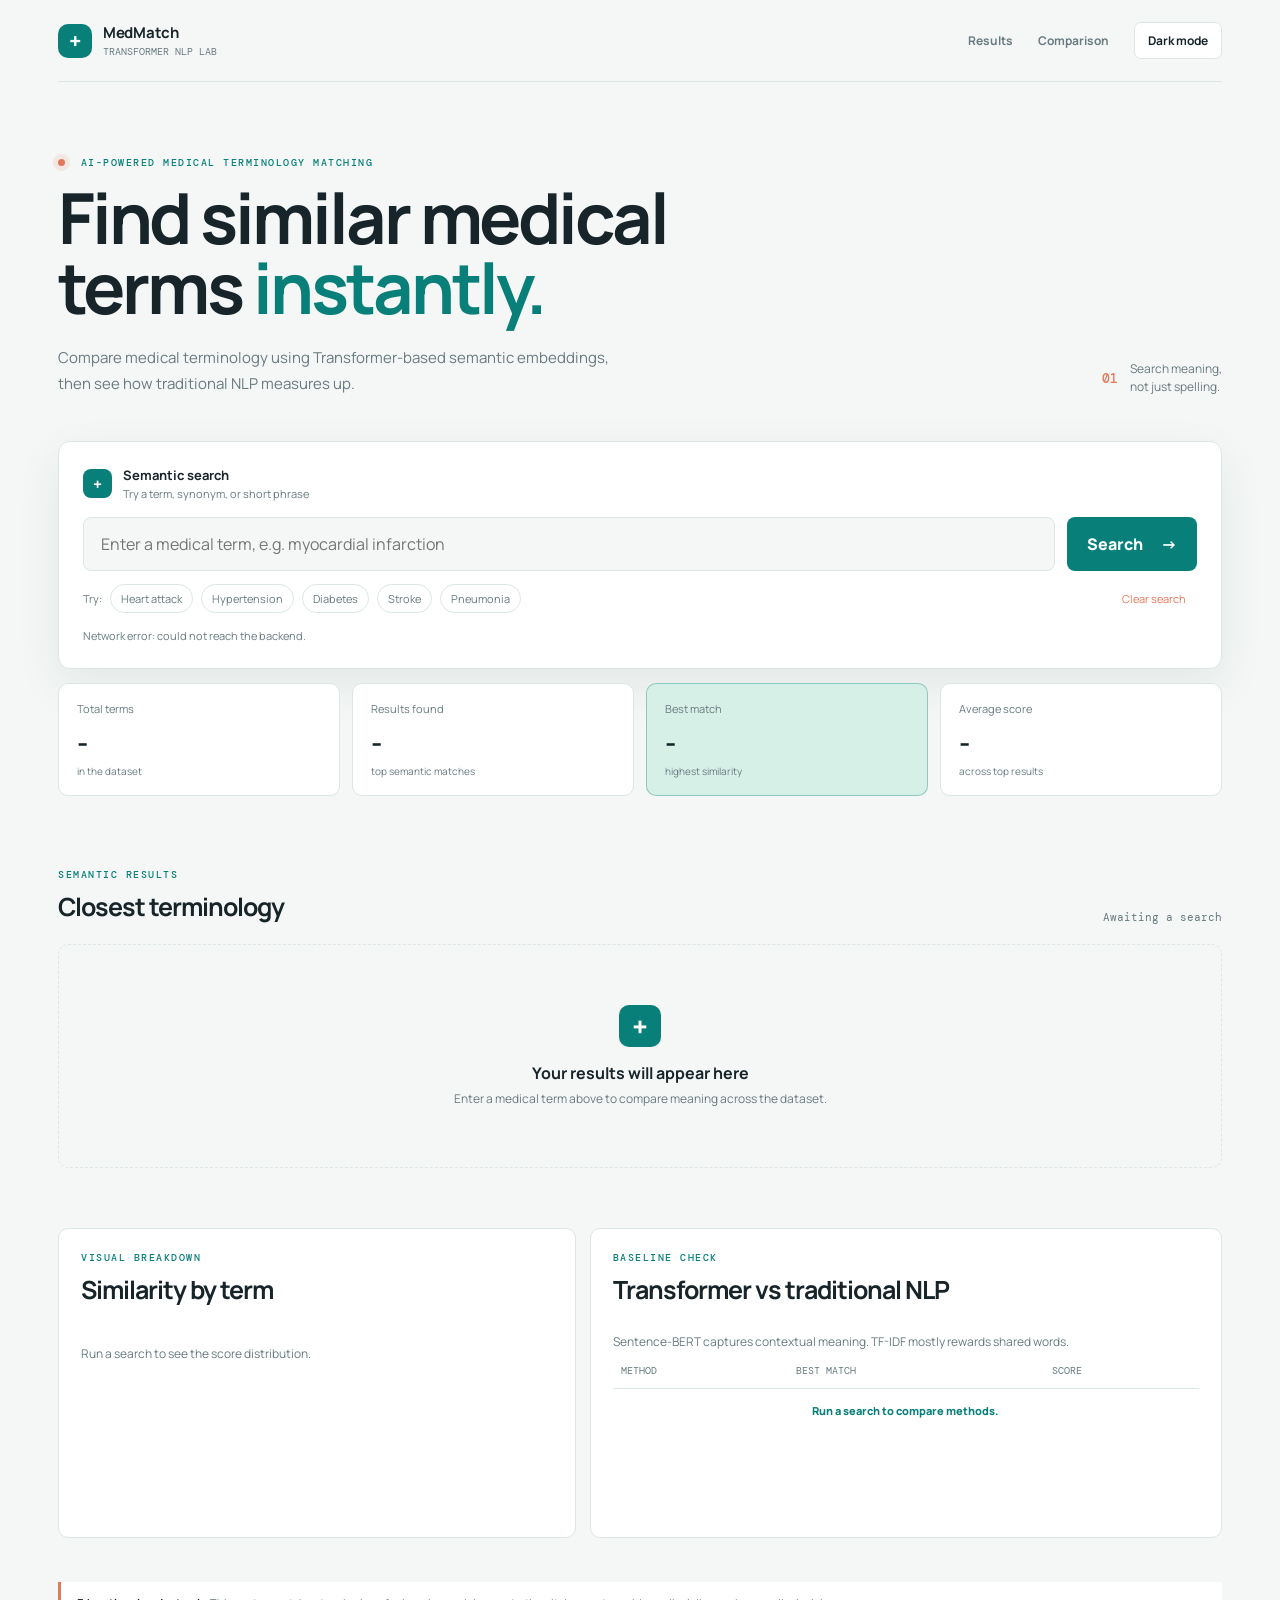
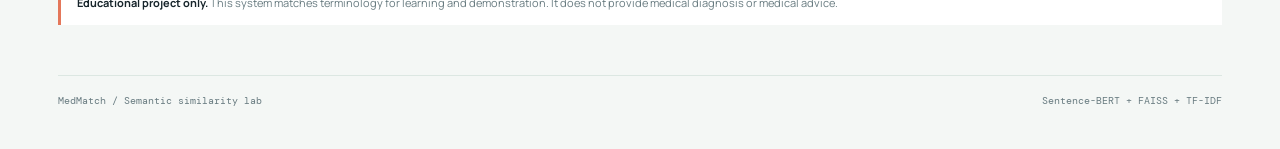
<file: docs/index.html>
<!doctype html>
<html lang="en">
<head>
  <meta charset="utf-8">
  <meta name="viewport" content="width=device-width, initial-scale=1">
  <title>Medical Terminology Similarity</title>
  <link rel="stylesheet" href="style.css">
</head>
<body>
  <div class="page-shell">
    <header class="topbar">
      <a class="brand" href="./" aria-label="Medical Terminology Similarity home">
        <span class="brand-mark" aria-hidden="true">+</span>
        <span><strong>MedMatch</strong><small>Transformer NLP lab</small></span>
      </a>
      <nav class="nav-links" aria-label="Main navigation">
        <a href="#results">Results</a>
        <a href="#comparison">Comparison</a>
        <button class="theme-toggle" id="themeToggle" type="button" aria-label="Toggle dark mode">Dark mode</button>
      </nav>
    </header>

    <main>
      <section class="hero-section">
        <div class="hero-copy">
          <p class="eyebrow"><span class="pulse-dot"></span> AI-POWERED MEDICAL TERMINOLOGY MATCHING</p>
          <h1>Find similar medical terms <em>instantly.</em></h1>
          <p class="hero-subtitle">Compare medical terminology using Transformer-based semantic embeddings, then see how traditional NLP measures up.</p>
        </div>
        <div class="hero-note"><span class="note-number">01</span><span>Search meaning,<br>not just spelling.</span></div>
      </section>

      <section class="search-panel" aria-label="Medical term search">
        <div class="search-label"><span class="search-icon" aria-hidden="true">+</span><div><strong>Semantic search</strong><small>Try a term, synonym, or short phrase</small></div></div>
        <div class="search-row">
          <input id="queryInput" type="search" placeholder="Enter a medical term, e.g. myocardial infarction" autocomplete="off">
          <button class="primary-button" id="searchButton" type="button"><span>Search</span><span aria-hidden="true">-&gt;</span></button>
        </div>
        <div class="example-row" aria-label="Example searches">
          <span>Try:</span>
          <button class="example-button" type="button" data-query="heart attack">Heart attack</button>
          <button class="example-button" type="button" data-query="hypertension">Hypertension</button>
          <button class="example-button" type="button" data-query="diabetes">Diabetes</button>
          <button class="example-button" type="button" data-query="stroke">Stroke</button>
          <button class="example-button" type="button" data-query="pneumonia">Pneumonia</button>
          <button class="clear-button" id="clearButton" type="button">Clear search</button>
        </div>
        <p class="status-message" id="statusMessage" role="status">Checking backend connection...</p>
      </section>

      <section class="stats-grid" aria-label="Search statistics">
        <article class="stat-card"><span class="stat-label">Total terms</span><strong id="totalTerms">-</strong><small>in the dataset</small></article>
        <article class="stat-card"><span class="stat-label">Results found</span><strong id="resultsFound">-</strong><small>top semantic matches</small></article>
        <article class="stat-card accent-card"><span class="stat-label">Best match</span><strong id="bestMatch">-</strong><small>highest similarity</small></article>
        <article class="stat-card"><span class="stat-label">Average score</span><strong id="averageScore">-</strong><small>across top results</small></article>
      </section>

      <section class="content-section" id="results">
        <div class="section-heading"><div><p class="eyebrow">SEMANTIC RESULTS</p><h2>Closest terminology</h2></div><span class="result-query" id="resultQuery">Awaiting a search</span></div>
        <div class="empty-state" id="emptyState"><div class="empty-mark">+</div><h3>Your results will appear here</h3><p>Enter a medical term above to compare meaning across the dataset.</p></div>
        <div class="result-grid" id="resultsGrid"></div>
      </section>

      <section class="analysis-grid" id="comparison">
        <div class="panel chart-panel"><div class="section-heading compact"><div><p class="eyebrow">VISUAL BREAKDOWN</p><h2>Similarity by term</h2></div></div><div class="chart" id="similarityChart"><p class="muted-copy">Run a search to see the score distribution.</p></div></div>
        <div class="panel comparison-panel"><div class="section-heading compact"><div><p class="eyebrow">BASELINE CHECK</p><h2>Transformer vs traditional NLP</h2></div></div><p class="panel-intro">Sentence-BERT captures contextual meaning. TF-IDF mostly rewards shared words.</p><div class="comparison-table-wrap"><table><thead><tr><th>Method</th><th>Best match</th><th>Score</th></tr></thead><tbody id="comparisonBody"><tr><td colspan="3" class="muted-cell">Run a search to compare methods.</td></tr></tbody></table></div></div>
      </section>

      <aside class="disclaimer"><strong>Educational project only.</strong> This system matches terminology for learning and demonstration. It does not provide medical diagnosis or medical advice.</aside>
    </main>
    <footer><span>MedMatch / Semantic similarity lab</span><span>Sentence-BERT + FAISS + TF-IDF</span></footer>
  </div>
  <script src="script.js"></script>
</body>
</html>
</file>
<file: docs/style.css>
@import url('https://fonts.googleapis.com/css2?family=DM+Mono:wght@400;500&family=Manrope:wght@400;500;600;700;800&display=swap');

:root {
  --ink: #17252b;
  --muted: #687b80;
  --paper: #f4f7f5;
  --surface: #ffffff;
  --line: #dce7e2;
  --teal: #087f78;
  --teal-dark: #075e5a;
  --mint: #d7f0e7;
  --coral: #e4775a;
  --shadow: 0 16px 45px rgba(23, 56, 53, .08);
}

[data-theme="dark"] { --ink: #edf6f2; --muted: #9db4b0; --paper: #142120; --surface: #1d302e; --line: #2d4944; --mint: #244b45; --shadow: 0 16px 45px rgba(0, 0, 0, .2); }
* { box-sizing: border-box; }
html { scroll-behavior: smooth; }
body { margin: 0; background: var(--paper); color: var(--ink); font-family: Manrope, sans-serif; transition: background .25s, color .25s; }
button, input { font: inherit; }
button { cursor: pointer; }
.page-shell { max-width: 1240px; margin: auto; padding: 0 38px 42px; }
.topbar { height: 82px; display: flex; align-items: center; justify-content: space-between; border-bottom: 1px solid var(--line); }
.brand { display: flex; align-items: center; gap: 11px; color: var(--ink); text-decoration: none; }
.brand-mark, .empty-mark, .search-icon { display: grid; place-items: center; color: var(--surface); background: var(--teal); border-radius: 10px; font-weight: 800; }
.brand-mark { width: 34px; height: 34px; font-size: 22px; }
.brand strong, .brand small { display: block; line-height: 1.2; }.brand strong { font-size: 15px; letter-spacing: -.3px; }.brand small { color: var(--muted); font: 10px 'DM Mono', monospace; margin-top: 3px; text-transform: uppercase; }
.nav-links { display: flex; align-items: center; gap: 25px; }.nav-links a, .theme-toggle { color: var(--muted); text-decoration: none; font-size: 12px; font-weight: 700; }.theme-toggle { border: 1px solid var(--line); background: var(--surface); color: var(--ink); padding: 9px 13px; border-radius: 7px; }
.hero-section { display: flex; justify-content: space-between; gap: 30px; padding: 74px 0 45px; }.hero-copy { max-width: 760px; }.eyebrow { margin: 0 0 14px; color: var(--teal); font: 500 10px 'DM Mono', monospace; letter-spacing: 1.5px; }.pulse-dot { display: inline-block; width: 7px; height: 7px; background: var(--coral); border-radius: 50%; margin-right: 8px; box-shadow: 0 0 0 5px rgba(228,119,90,.12); }
h1 { margin: 0; font-size: clamp(38px, 5.5vw, 72px); line-height: .99; letter-spacing: -3px; max-width: 720px; }.hero-copy h1 em { color: var(--teal); font-style: normal; }.hero-subtitle { color: var(--muted); line-height: 1.7; max-width: 570px; margin: 23px 0 0; font-size: 15px; }.hero-note { align-self: flex-end; display: flex; align-items: center; gap: 12px; color: var(--muted); font-size: 12px; line-height: 1.5; }.note-number { color: var(--coral); font: 500 13px 'DM Mono', monospace; }
.search-panel { background: var(--surface); border: 1px solid var(--line); box-shadow: var(--shadow); padding: 24px; border-radius: 12px; }.search-label { display: flex; align-items: center; gap: 11px; margin-bottom: 16px; }.search-icon { width: 29px; height: 29px; border-radius: 8px; }.search-label strong, .search-label small { display: block; }.search-label strong { font-size: 13px; }.search-label small { color: var(--muted); font-size: 11px; margin-top: 2px; }.search-row { display: flex; gap: 12px; }.search-row input { width: 100%; border: 1px solid var(--line); background: var(--paper); color: var(--ink); border-radius: 8px; padding: 15px 17px; outline: none; }.search-row input:focus { border-color: var(--teal); box-shadow: 0 0 0 3px rgba(8,127,120,.1); }.primary-button { display: flex; gap: 18px; align-items: center; border: 0; background: var(--teal); color: white; border-radius: 8px; padding: 0 20px; font-weight: 800; transition: transform .2s, background .2s; }.primary-button:hover { background: var(--teal-dark); transform: translateY(-2px); }.example-row { display: flex; align-items: center; flex-wrap: wrap; gap: 8px; margin-top: 13px; color: var(--muted); font-size: 11px; }.example-button, .clear-button { border: 1px solid var(--line); background: transparent; color: var(--muted); border-radius: 20px; padding: 6px 10px; font-size: 11px; }.example-button:hover { color: var(--teal); border-color: var(--teal); }.clear-button { margin-left: auto; color: var(--coral); border-color: transparent; }.status-message { color: var(--muted); font-size: 11px; margin: 15px 0 0; min-height: 16px; }
.stats-grid { display: grid; grid-template-columns: repeat(4, 1fr); gap: 12px; margin: 14px 0 72px; }.stat-card { background: var(--surface); border: 1px solid var(--line); border-radius: 10px; padding: 17px 18px; }.stat-card.accent-card { border-color: rgba(8,127,120,.35); background: var(--mint); }.stat-label, .stat-card small { display: block; color: var(--muted); font-size: 11px; }.stat-card strong { display: block; font-size: 27px; letter-spacing: -1px; margin: 8px 0 3px; }.stat-card small { font-size: 10px; }
.content-section { margin-bottom: 60px; }.section-heading { display: flex; justify-content: space-between; align-items: end; gap: 15px; margin-bottom: 20px; }.section-heading h2 { margin: 0; font-size: 25px; letter-spacing: -1px; }.section-heading .eyebrow { margin-bottom: 8px; }.result-query { color: var(--muted); font: 11px 'DM Mono', monospace; }.empty-state { text-align: center; border: 1px dashed var(--line); border-radius: 10px; padding: 60px 20px; color: var(--muted); }.empty-mark { margin: auto; width: 42px; height: 42px; font-size: 28px; }.empty-state h3 { color: var(--ink); margin: 15px 0 6px; font-size: 16px; }.empty-state p { font-size: 12px; margin: 0; }.result-grid { display: grid; grid-template-columns: repeat(5, 1fr); gap: 11px; }.result-card { background: var(--surface); border: 1px solid var(--line); border-radius: 10px; padding: 17px; min-height: 245px; animation: reveal .35s both; }.result-card:nth-child(2) { animation-delay: .04s; }.result-card:nth-child(3) { animation-delay: .08s; }.result-card:nth-child(4) { animation-delay: .12s; }.result-card:nth-child(5) { animation-delay: .16s; }.card-top { display: flex; justify-content: space-between; align-items: center; }.rank { color: var(--coral); font: 500 12px 'DM Mono', monospace; }.badge { color: var(--teal); background: var(--mint); border-radius: 20px; padding: 5px 7px; font-size: 9px; font-weight: 800; }.result-card h3 { font-size: 15px; line-height: 1.25; margin: 20px 0 8px; }.category { color: var(--teal); font: 10px 'DM Mono', monospace; text-transform: uppercase; }.description { color: var(--muted); font-size: 11px; line-height: 1.55; min-height: 52px; margin: 12px 0; }.relation { color: var(--ink); font-size: 10px; border-top: 1px solid var(--line); padding-top: 11px; }.score-row { display: flex; align-items: baseline; justify-content: space-between; margin-top: 14px; }.score { font-size: 20px; font-weight: 800; color: var(--teal); }.score-label { color: var(--muted); font: 9px 'DM Mono', monospace; }.progress-track { height: 5px; background: var(--line); border-radius: 5px; overflow: hidden; margin-top: 7px; }.progress-fill { height: 100%; background: var(--teal); border-radius: inherit; transition: width .6s ease; }
.analysis-grid { display: grid; grid-template-columns: .9fr 1.1fr; gap: 14px; }.panel { background: var(--surface); border: 1px solid var(--line); border-radius: 10px; padding: 22px; min-height: 310px; }.compact { margin-bottom: 25px; }.panel-intro, .muted-copy { color: var(--muted); font-size: 12px; line-height: 1.6; }.chart { display: grid; gap: 14px; }.bar-row { display: grid; grid-template-columns: 125px 1fr 43px; align-items: center; gap: 9px; font-size: 10px; }.bar-label { overflow: hidden; text-overflow: ellipsis; white-space: nowrap; }.bar-track { height: 9px; background: var(--line); border-radius: 10px; overflow: hidden; }.bar-fill { height: 100%; background: var(--coral); border-radius: inherit; }.bar-value { color: var(--muted); text-align: right; font: 10px 'DM Mono', monospace; }.comparison-table-wrap { overflow-x: auto; }table { width: 100%; border-collapse: collapse; font-size: 11px; }th { color: var(--muted); text-align: left; font: 10px 'DM Mono', monospace; text-transform: uppercase; padding: 0 8px 11px; }td { border-top: 1px solid var(--line); padding: 14px 8px; }td:last-child { color: var(--teal); font-weight: 800; }.muted-cell { color: var(--muted); text-align: center; }.disclaimer { border-left: 3px solid var(--coral); margin-top: 44px; padding: 13px 16px; background: var(--surface); color: var(--muted); font-size: 11px; line-height: 1.5; }.disclaimer strong { color: var(--ink); }footer { display: flex; justify-content: space-between; color: var(--muted); font: 10px 'DM Mono', monospace; border-top: 1px solid var(--line); margin-top: 50px; padding-top: 18px; }
@keyframes reveal { from { opacity: 0; transform: translateY(8px); } to { opacity: 1; transform: translateY(0); } }
@media (max-width: 950px) { .result-grid { grid-template-columns: repeat(3, 1fr); }.analysis-grid { grid-template-columns: 1fr; } }
@media (max-width: 650px) { .page-shell { padding: 0 18px 28px; }.topbar { height: 70px; }.nav-links a { display: none; }.hero-section { padding: 50px 0 32px; }.hero-note { display: none; }h1 { letter-spacing: -2px; }.search-panel { padding: 17px; }.search-row { display: block; }.primary-button { width: 100%; justify-content: space-between; padding: 13px 17px; margin-top: 9px; }.clear-button { margin-left: 0; }.stats-grid { grid-template-columns: repeat(2, 1fr); margin-bottom: 50px; }.result-grid { grid-template-columns: 1fr; }.result-card { min-height: 0; }.section-heading { align-items: start; flex-direction: column; }.bar-row { grid-template-columns: 95px 1fr 40px; }footer { display: block; line-height: 2; } }
</file>
